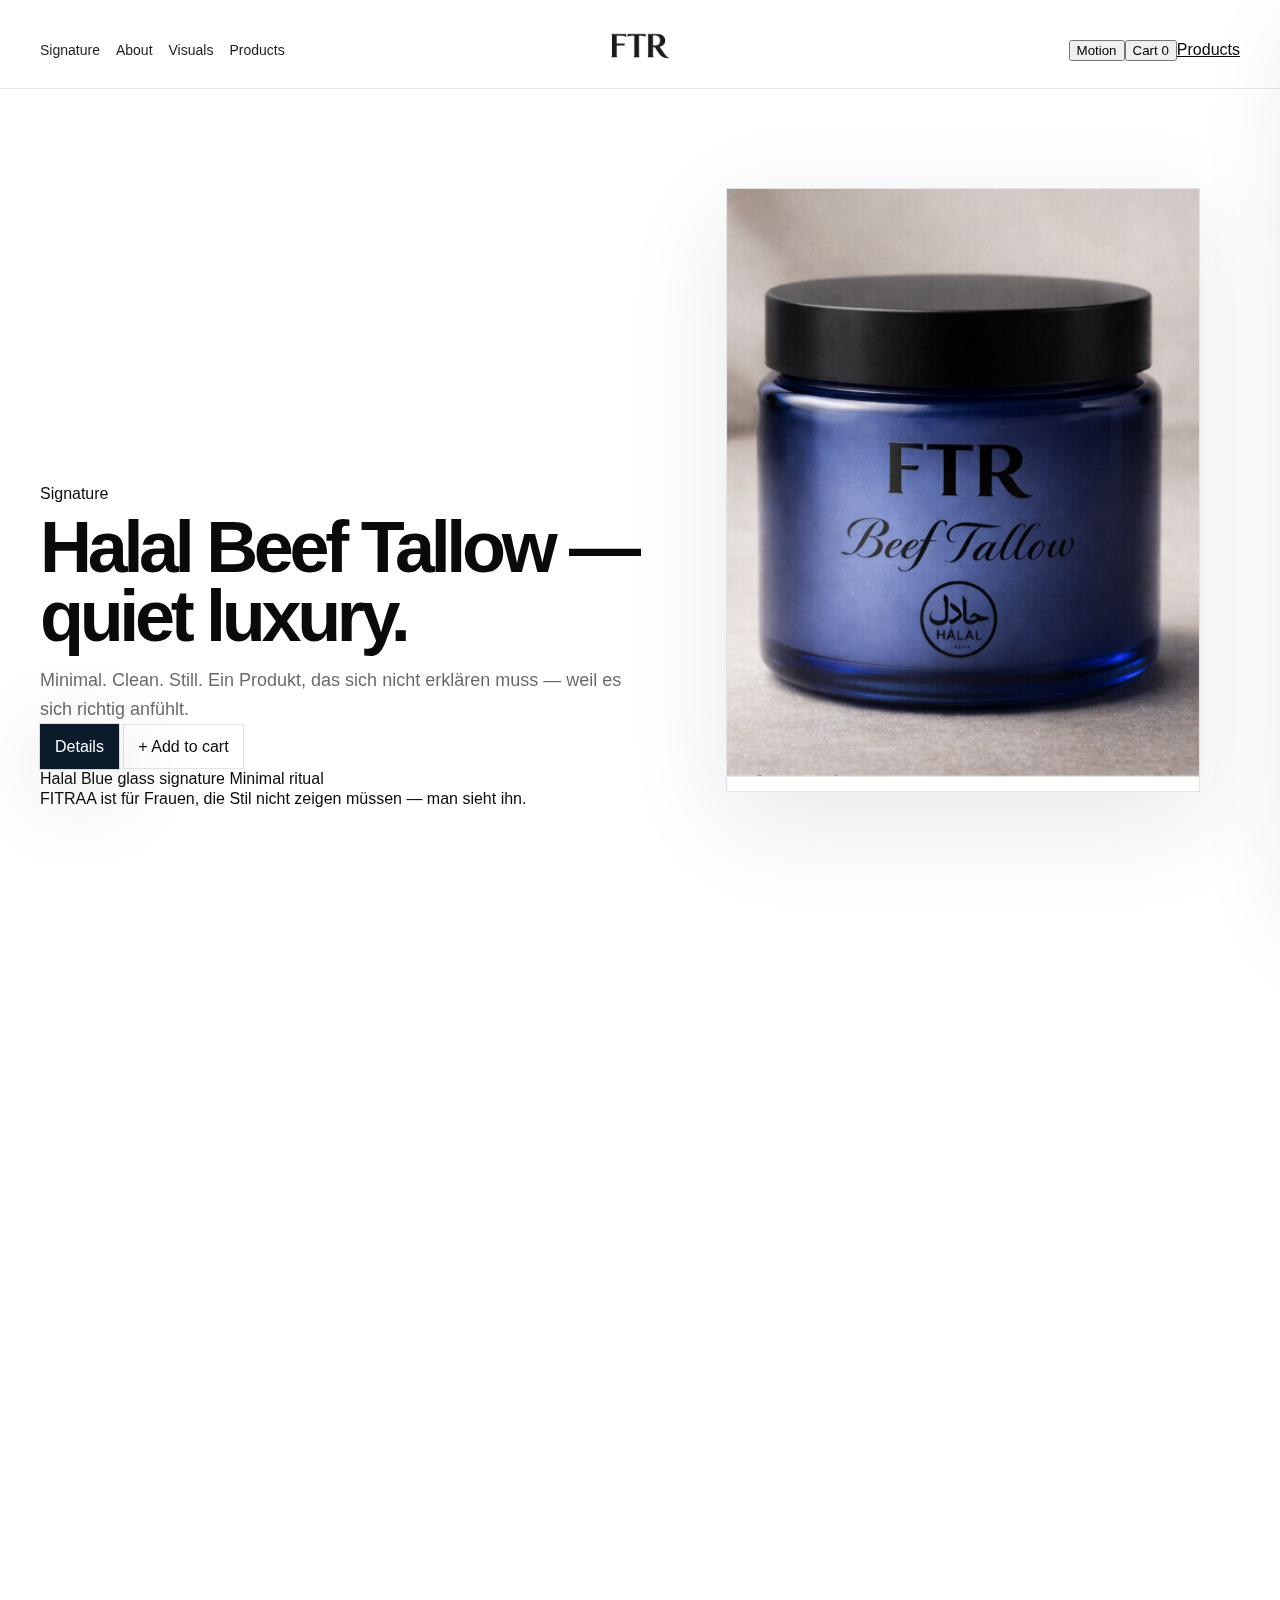
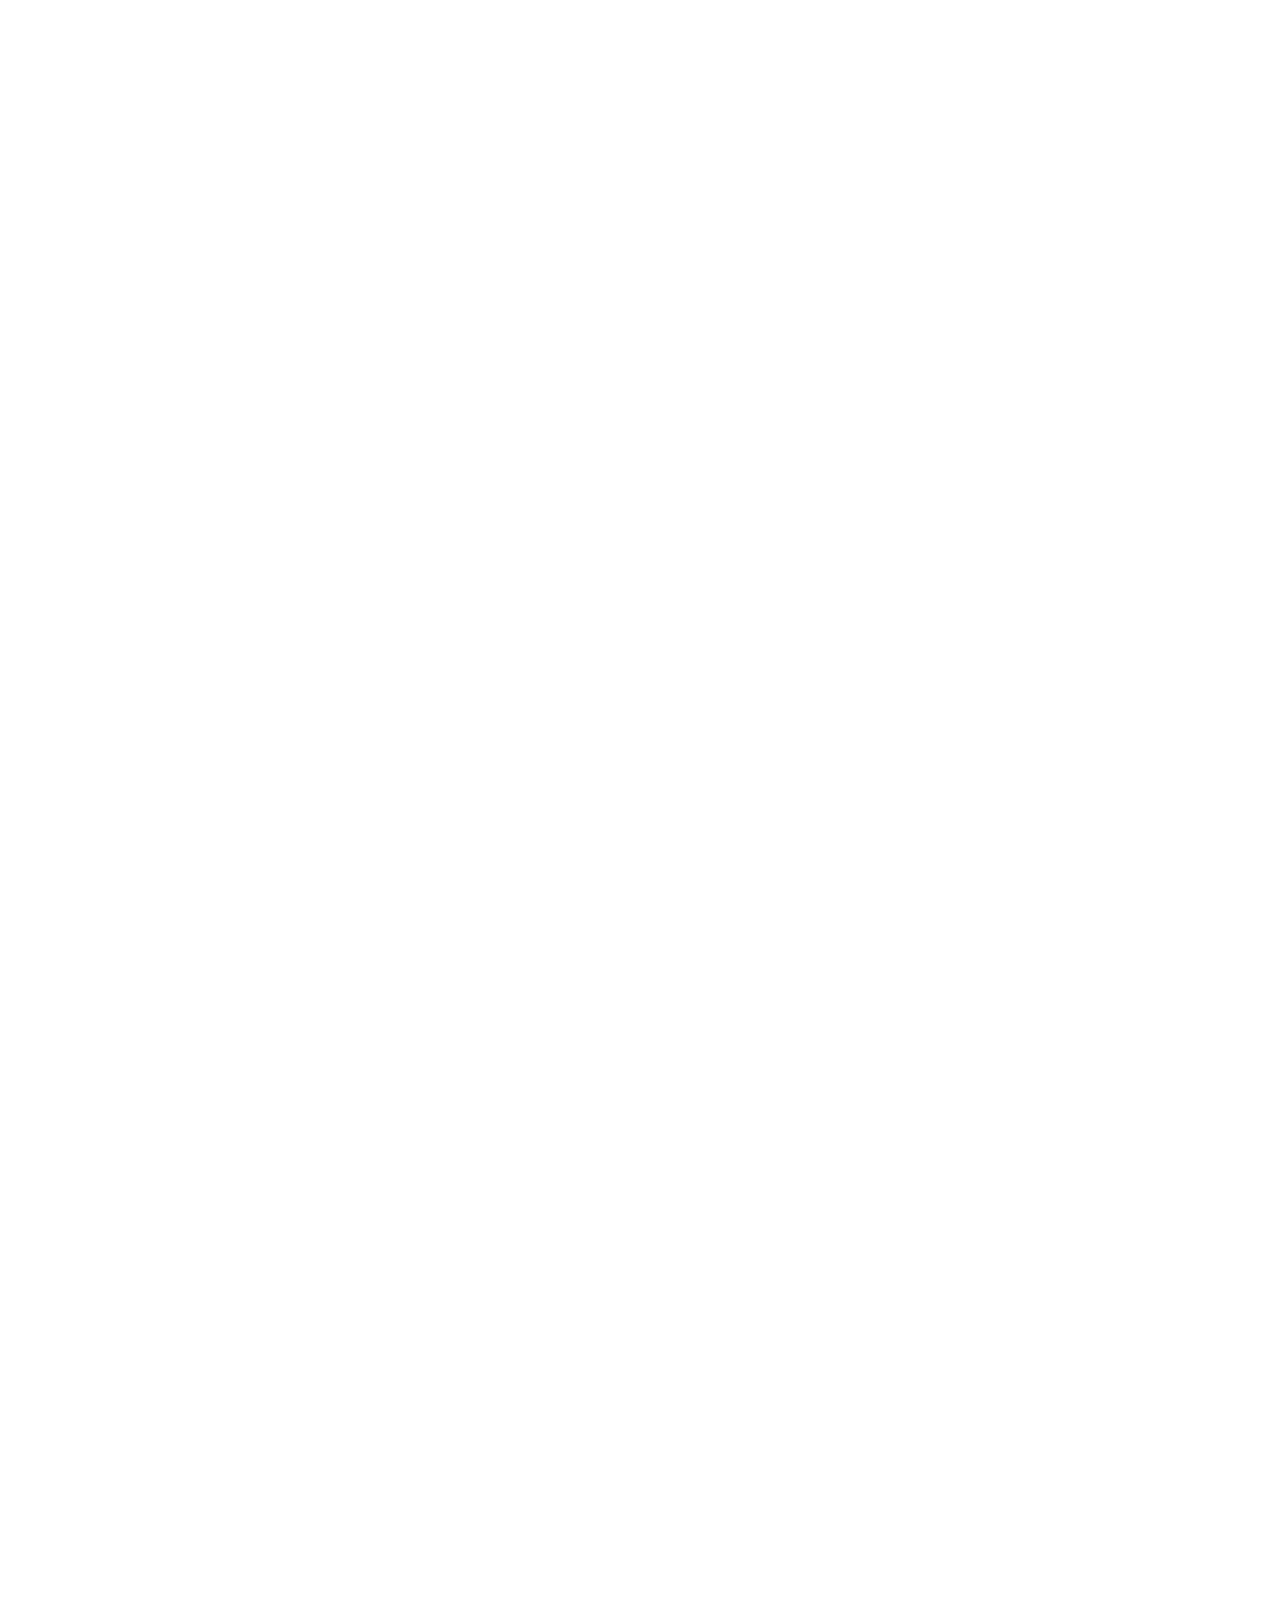
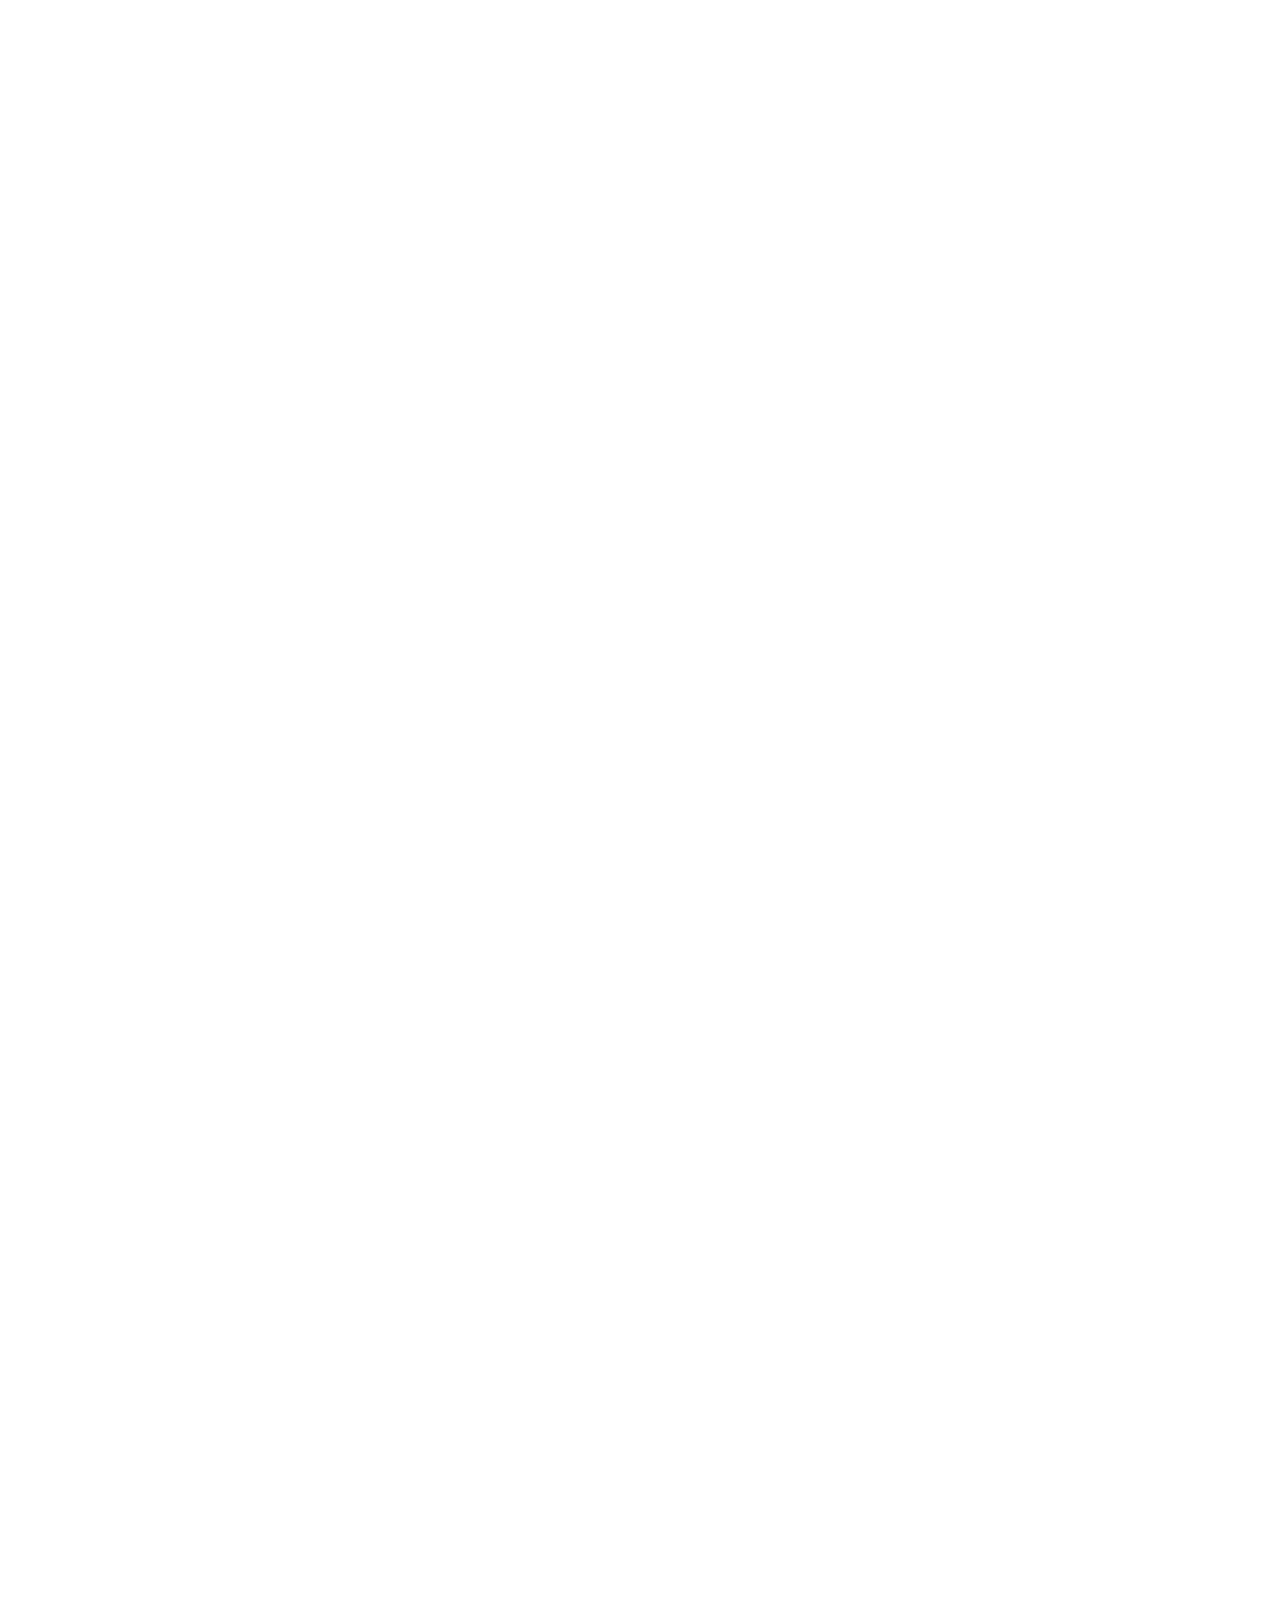
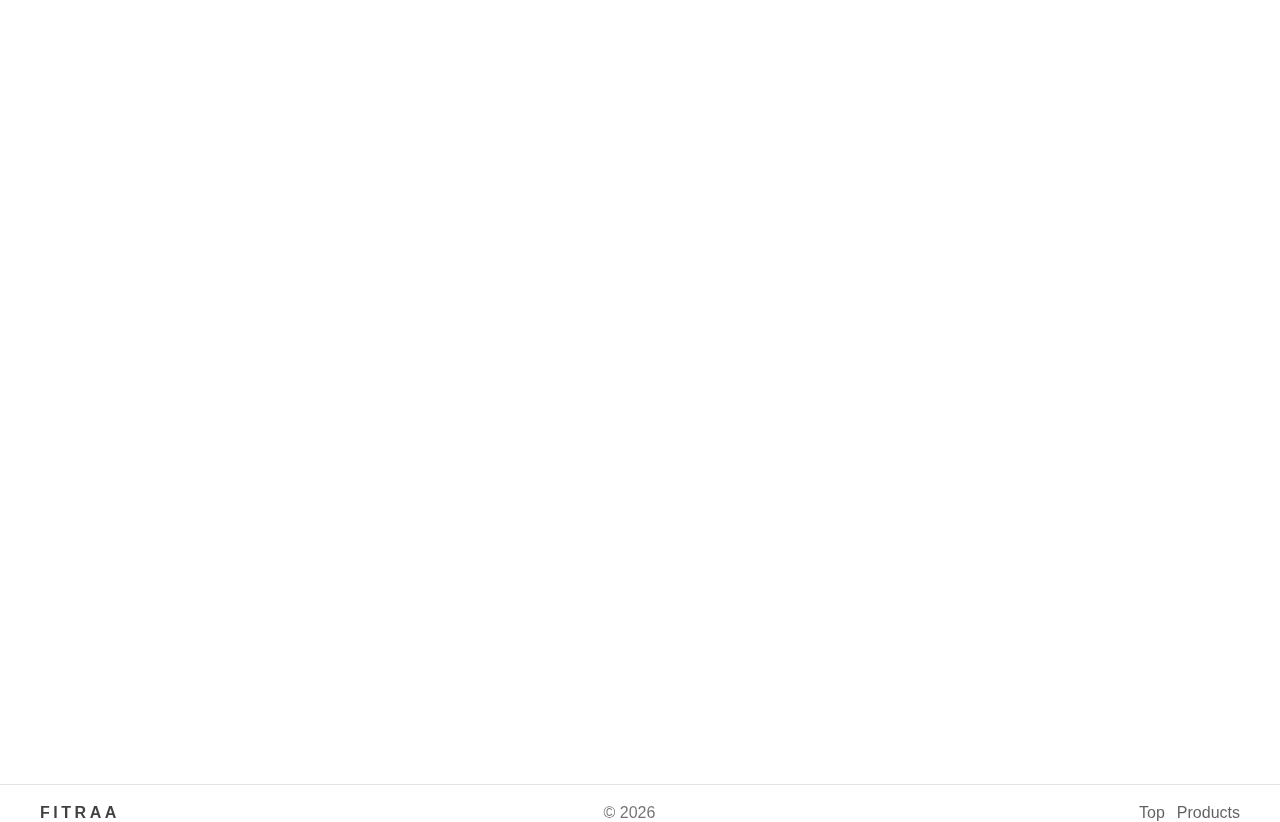
<file: index.html>
<!doctype html>
<html lang="de">
<head>
  <meta charset="utf-8" />
  <meta name="viewport" content="width=device-width,initial-scale=1" />
  <meta name="theme-color" content="#0B1B2B" />
  <meta name="description" content="FITRAA — Halal Beef Tallow. Quiet luxury beauty." />
  <title>FITRAA — Signature</title>

  <link rel="preload" href="styles.css" as="style">
  <link rel="stylesheet" href="styles.css" />
  <script defer src="app.js"></script>
</head>

<body data-page="index">
  <a class="skip" href="#signature">Zum Inhalt springen</a>

  <div class="aura" aria-hidden="true">
    <div class="aura__navy"></div>
    <div class="aura__grain"></div>
    <div class="aura__vignette"></div>
  </div>

  <header class="hdr" id="hdr">
    <div class="wrap hdr__inner">
      <nav class="nav" aria-label="Navigation">
        <a class="nav__link" href="#signature">Signature</a>
        <a class="nav__link" href="#story">About</a>
        <a class="nav__link" href="#visuals">Visuals</a>
        <a class="nav__link" href="products.html">Products</a>
      </nav>

      <!-- LOGO PLACEHOLDER (transparent logo goes here; no background) -->
      <a class="logo" href="#signature" aria-label="FITRAA">
        <img src="1aa799b6-7e87-469b-a846-09136b276a83.png" alt="FITRAA" class="logo__img">
      </a>

      <div class="hdr__right">
  <button class="chip" id="toggleMotion" type="button" aria-pressed="false">Motion</button>
  <button class="chip chip--cart" id="openCart" type="button">
    Cart <span class="badge" id="cartCount">0</span>
  </button>
  <a class="iconLink" href="./products.html">Products</a>
</div>
    </div>
  </header>

  <main>
    <!-- SIGNATURE HERO -->
    <section class="hero" id="signature" aria-label="Signature">
      <div class="wrap hero__grid">
        <div class="hero__copy reveal">
          <div class="eyebrow">Signature</div>

          <h1 class="h1">
            Halal Beef Tallow
            <span class="h1__soft">— quiet luxury.</span>
          </h1>

          <p class="lead">
            Minimal. Clean. Still. Ein Produkt, das sich nicht erklären muss —
            weil es sich richtig anfühlt.
          </p>

          <div class="hero__cta">
            <button class="btn btn--ink" id="openTallowModal" type="button">Details</button>
            <button class="btn btn--ghost" id="addTallow" type="button">+ Add to cart</button>
          </div>

          <div class="metaRow">
            <span class="metaTag">Halal</span>
            <span class="metaTag">Blue glass signature</span>
            <span class="metaTag">Minimal ritual</span>
          </div>

          <div class="hairline"></div>

          <div class="micro">
            FITRAA ist für Frauen, die Stil nicht zeigen müssen —
            man sieht ihn.
          </div>
        </div>

        <div class="hero__media reveal">
          <!-- Replace later with: src="img/tallow-hero.jpg" -->
          <figure class="frame frame--tall zoomTarget magnetic" data-zoom="1.08" data-reveal="clip">
            <img
              loading="eager"
              decoding="async"
              src="04c964c5-dc5d-4dab-bede-fd05d2bae3db.png"
              alt="FITRAA Signature Placeholder"
            >
            <figcaption class="fine">Signature Object</figcaption>
            <div class="sheen" aria-hidden="true"></div>
          </figure>
        </div>
      </div>

      <div class="scrollLine" aria-hidden="true">
        <div class="scrollLine__bar" id="scrollBar"></div>
      </div>
    </section>

    <!-- STORYTELLING (NO CHAPTERS, PERSONAL, EDITORIAL) -->
    <section class="story" id="story" aria-label="About">
      <div class="wrap">
        <div class="sectionHead reveal">
          <div class="eyebrow">About</div>
          <h2 class="h2">Eine Geschichte, die man fühlen soll.</h2>
          <p class="sublead">
            Nicht laut. Nicht marketing. Einfach ehrlich — in einer Sprache, die Luxus versteht.
          </p>
        </div>

        <!-- BIG IMAGE + TEXT (diary-like, but high-class) -->
        <div class="storyBlock storyBlock--ltr">
          <div class="storyBlock__media reveal">
            <!-- Replace later: img/story-big-1.jpg -->
            <figure class="frame frame--wide zoomTarget magnetic" data-zoom="1.06" data-reveal="clip">
              <img
                loading="lazy"
                decoding="async"
                src="2f00be1a-ff19-471a-9cfa-4fe38f4afa29.png"
                alt="Story placeholder image"
              >
              <div class="sheen" aria-hidden="true"></div>
            </figure>
          </div>

          <div class="storyBlock__text reveal">
            <p class="quote">
              Ich habe irgendwann gemerkt: Ich brauche nicht mehr Produkte —
              ich brauche Ruhe.
            </p>
            <p class="body">
              Beauty wurde für mich zu viel. Zu viele Schritte. Zu viele Erwartungen.
              Und trotzdem blieb dieses Gefühl, dass etwas fehlt.
            </p>
            <p class="body">
              FITRAA ist aus diesem Punkt entstanden. Aus dem Wunsch nach einem stillen Ritual,
              das nicht drängt. Das nicht überredet. Das einfach da ist.
            </p>
          </div>
        </div>

        <div class="storyBlock storyBlock--rtl">
          <div class="storyBlock__media reveal">
            <!-- Replace later: img/story-big-2.jpg -->
            <figure class="frame frame--wide zoomTarget magnetic" data-zoom="1.06" data-reveal="clip">
              <img
                loading="lazy"
                decoding="async"
                src="data:image/svg+xml;utf8,<?xml version='1.0' encoding='UTF-8'?>%3Csvg xmlns='http://www.w3.org/2000/svg' width='1600' height='1100'%3E%3Cdefs%3E%3CradialGradient id='b' cx='26%25' cy='30%25'%3E%3Cstop offset='0%25' stop-color='%23ffffff'/%3E%3Cstop offset='58%25' stop-color='%23edf1f6'/%3E%3Cstop offset='100%25' stop-color='%230b1b2b' stop-opacity='.92'/%3E%3C/radialGradient%3E%3C/defs%3E%3Crect width='100%25' height='100%25' fill='url(%23b)'/%3E%3Ctext x='80' y='160' font-family='Arial Narrow, Arial' font-size='30' fill='%230b1b2b' fill-opacity='.72' letter-spacing='7'%3EFITRAA%3C/text%3E%3Ctext x='80' y='210' font-family='Arial Narrow, Arial' font-size='15' fill='%230b1b2b' fill-opacity='.55' letter-spacing='4'%3EREPLACE: img/story-big-2.jpg%3C/text%3E%3C/svg%3E"
                alt="Story placeholder image"
              >
              <div class="sheen" aria-hidden="true"></div>
            </figure>
          </div>

          <div class="storyBlock__text reveal">
            <p class="quote">
              Ich wollte etwas, das sich teuer anfühlt — ohne laut zu sein.
            </p>
            <p class="body">
              Beef Tallow fühlt sich für mich nicht wie Trend an,
              sondern wie ein Zuhause. Warm. Schützend. Stabil.
            </p>
            <p class="body">
              Und dieses Blau — das ist keine Deko. Das ist Identität.
              Eine Signatur, die zeitlos bleibt.
            </p>

            <div class="inlineCta">
              <button class="btn btn--ghost" id="addTallow2" type="button">+ Add to cart</button>
              <a class="btn btn--ink" href="products.html">All Products</a>
            </div>
          </div>
        </div>

        <div class="storyBlock storyBlock--ltr">
          <div class="storyBlock__media reveal">
            <!-- Replace later: img/story-big-3.jpg -->
            <figure class="frame frame--wide zoomTarget magnetic" data-zoom="1.06" data-reveal="clip">
              <img
                loading="lazy"
                decoding="async"
                src="data:image/svg+xml;utf8,<?xml version='1.0' encoding='UTF-8'?>%3Csvg xmlns='http://www.w3.org/2000/svg' width='1600' height='1100'%3E%3Cdefs%3E%3ClinearGradient id='c' x1='0' x2='1'%3E%3Cstop offset='0%25' stop-color='%23ffffff'/%3E%3Cstop offset='60%25' stop-color='%23eef1f6'/%3E%3Cstop offset='100%25' stop-color='%230b1b2b' stop-opacity='.9'/%3E%3C/linearGradient%3E%3C/defs%3E%3Crect width='100%25' height='100%25' fill='url(%23c)'/%3E%3Ctext x='80' y='160' font-family='Arial Narrow, Arial' font-size='30' fill='%230b1b2b' fill-opacity='.72' letter-spacing='7'%3EFITRAA%3C/text%3E%3Ctext x='80' y='210' font-family='Arial Narrow, Arial' font-size='15' fill='%230b1b2b' fill-opacity='.55' letter-spacing='4'%3EREPLACE: img/story-big-3.jpg%3C/text%3E%3C/svg%3E"
                alt="Story placeholder image"
              >
              <div class="sheen" aria-hidden="true"></div>
            </figure>
          </div>

          <div class="storyBlock__text reveal">
            <p class="quote">
              Halal ist für mich kein „Badge“. Es ist Haltung.
            </p>
            <p class="body">
              FITRAA soll nicht nur gut aussehen oder gut riechen —
              sondern sich auch moralisch richtig anfühlen.
            </p>
            <p class="body">
              Deshalb ist alles bewusst: schlicht, sauber, respektvoll.
              Ein Shop, der sich wie eine Brand anfühlt — nicht wie ein Warenkorb.
            </p>
          </div>
        </div>
      </div>
    </section>

    <!-- VISUALS (luxury switch, clean) -->
    <section class="visuals" id="visuals" aria-label="Visuals">
      <div class="wrap visuals__grid">
        <div class="visuals__copy reveal">
          <div class="eyebrow">Visuals</div>
          <h2 class="h2">Still. Cinematic. High class.</h2>
          <p class="sublead">
            Weiche Zooms. Leise Switches. Glanz nur dort, wo er Sinn macht.
          </p>

          <div class="seg" role="tablist" aria-label="Visual switch">
            <button class="seg__btn isOn" data-pane="paneA" type="button" role="tab" aria-selected="true">Image</button>
            <button class="seg__btn" data-pane="paneB" type="button" role="tab" aria-selected="false">Video</button>
          </div>

          <div class="pillRow">
            <div class="pill"><span class="dot"></span> Soft scroll zoom</div>
            <div class="pill"><span class="dot"></span> Clean add-to-cart</div>
            <div class="pill"><span class="dot"></span> Shopify checkout</div>
          </div>

          <div class="visuals__cta">
            <button class="btn btn--ink" id="checkoutInline" type="button">Checkout</button>
            <button class="btn btn--ghost" id="openCart2" type="button">Cart</button>
          </div>
        </div>

        <div class="visuals__media reveal">
          <div class="pane isOn" id="paneA">
            <!-- Replace later: img/tallow-detail.jpg -->
            <figure class="frame frame--tall zoomTarget magnetic" data-zoom="1.05" data-reveal="clip">
              <img
                loading="lazy"
                decoding="async"
                src="data:image/svg+xml;utf8,<?xml version='1.0' encoding='UTF-8'?>%3Csvg xmlns='http://www.w3.org/2000/svg' width='1200' height='1500'%3E%3Cdefs%3E%3CradialGradient id='d' cx='62%25' cy='20%25'%3E%3Cstop offset='0%25' stop-color='%23ffffff' stop-opacity='.95'/%3E%3Cstop offset='38%25' stop-color='%23eef1f6' stop-opacity='.72'/%3E%3Cstop offset='100%25' stop-color='%230b1b2b' stop-opacity='.92'/%3E%3C/radialGradient%3E%3C/defs%3E%3Crect width='100%25' height='100%25' fill='url(%23d)'/%3E%3Ctext x='90' y='1400' font-family='Arial Narrow, Arial' font-size='16' fill='%23ffffff' fill-opacity='.68' letter-spacing='4'%3EREPLACE: img/tallow-detail.jpg%3C/text%3E%3C/svg%3E"
                alt="Detail placeholder"
              >
              <div class="sheen" aria-hidden="true"></div>
            </figure>
          </div>

          <div class="pane" id="paneB">
            <!-- Replace later: img/tallow.mp4 -->
            <figure class="frame frame--tall zoomTarget magnetic" data-zoom="1.03" data-reveal="clip">
              <video muted playsinline loop preload="metadata" data-smartvideo
                poster="data:image/svg+xml;utf8,<?xml version='1.0' encoding='UTF-8'?>%3Csvg xmlns='http://www.w3.org/2000/svg' width='1200' height='1500'%3E%3Cdefs%3E%3ClinearGradient id='p' x1='0' x2='1'%3E%3Cstop offset='0%25' stop-color='%23ffffff'/%3E%3Cstop offset='60%25' stop-color='%23eef1f6'/%3E%3Cstop offset='100%25' stop-color='%230b1b2b' stop-opacity='.9'/%3E%3C/linearGradient%3E%3C/defs%3E%3Crect width='100%25' height='100%25' fill='url(%23p)'/%3E%3Ctext x='90' y='220' font-family='Arial Narrow, Arial' font-size='28' fill='%230b1b2b' fill-opacity='.70' letter-spacing='6'%3EVIDEO%3C/text%3E%3Ctext x='90' y='270' font-family='Arial Narrow, Arial' font-size='14' fill='%230b1b2b' fill-opacity='.55' letter-spacing='4'%3EREPLACE: img/tallow.mp4%3C/text%3E%3C/svg%3E">
              </video>
              <div class="sheen" aria-hidden="true"></div>
            </figure>
          </div>
        </div>
      </div>

      <footer class="footer">
        <div class="wrap footer__inner">
          <div class="footer__brand">FITRAA</div>
          <div class="muted">© <span id="year"></span></div>
          <div class="footer__links">
            <a href="#signature">Top</a>
            <a href="products.html">Products</a>
          </div>
        </div>
      </footer>
    </section>
  </main>

  <!-- CART -->
  <aside class="drawer" id="drawer" aria-hidden="true">
    <div class="drawer__panel" role="dialog" aria-modal="true" aria-labelledby="cartTitle">
      <div class="drawer__head">
        <div>
          <div class="eyebrow">Cart</div>
          <h2 class="h2" id="cartTitle">Your selection</h2>
        </div>
        <button class="chip" id="closeCart" type="button">Close</button>
      </div>
      <div class="drawer__body" id="cartItems"></div>
      <div class="drawer__foot">
        <div class="row">
          <span class="muted">Subtotal</span>
          <strong id="cartSubtotal">0,00 €</strong>
        </div>
        <button class="btn btn--ink btn--full" id="checkoutBtn" type="button">Checkout</button>
        <button class="btn btn--ghost btn--full" id="clearCart" type="button">Clear</button>
        <div class="tiny muted" id="checkoutHint">Shopify Checkout (oder Demo, solange Shopify nicht gesetzt ist).</div>
      </div>
    </div>
    <div class="drawer__backdrop" id="drawerBackdrop" aria-hidden="true"></div>
  </aside>

  <!-- MODAL -->
  <div class="modal" id="modal" aria-hidden="true">
    <div class="modal__panel" role="dialog" aria-modal="true" aria-labelledby="modalTitle">
      <div class="modal__head">
        <h2 class="h2" id="modalTitle">Product</h2>
        <button class="chip" id="closeModal" type="button">Close</button>
      </div>
      <div class="modal__body" id="modalBody"></div>
      <div class="modal__foot">
        <button class="btn btn--ghost" id="modalBack" type="button">Back</button>
        <button class="btn btn--ink" id="modalAdd" type="button">+ Add</button>
      </div>
    </div>
    <div class="modal__backdrop" id="modalBackdrop" aria-hidden="true"></div>
  </div>
</body>
</html>
</file>
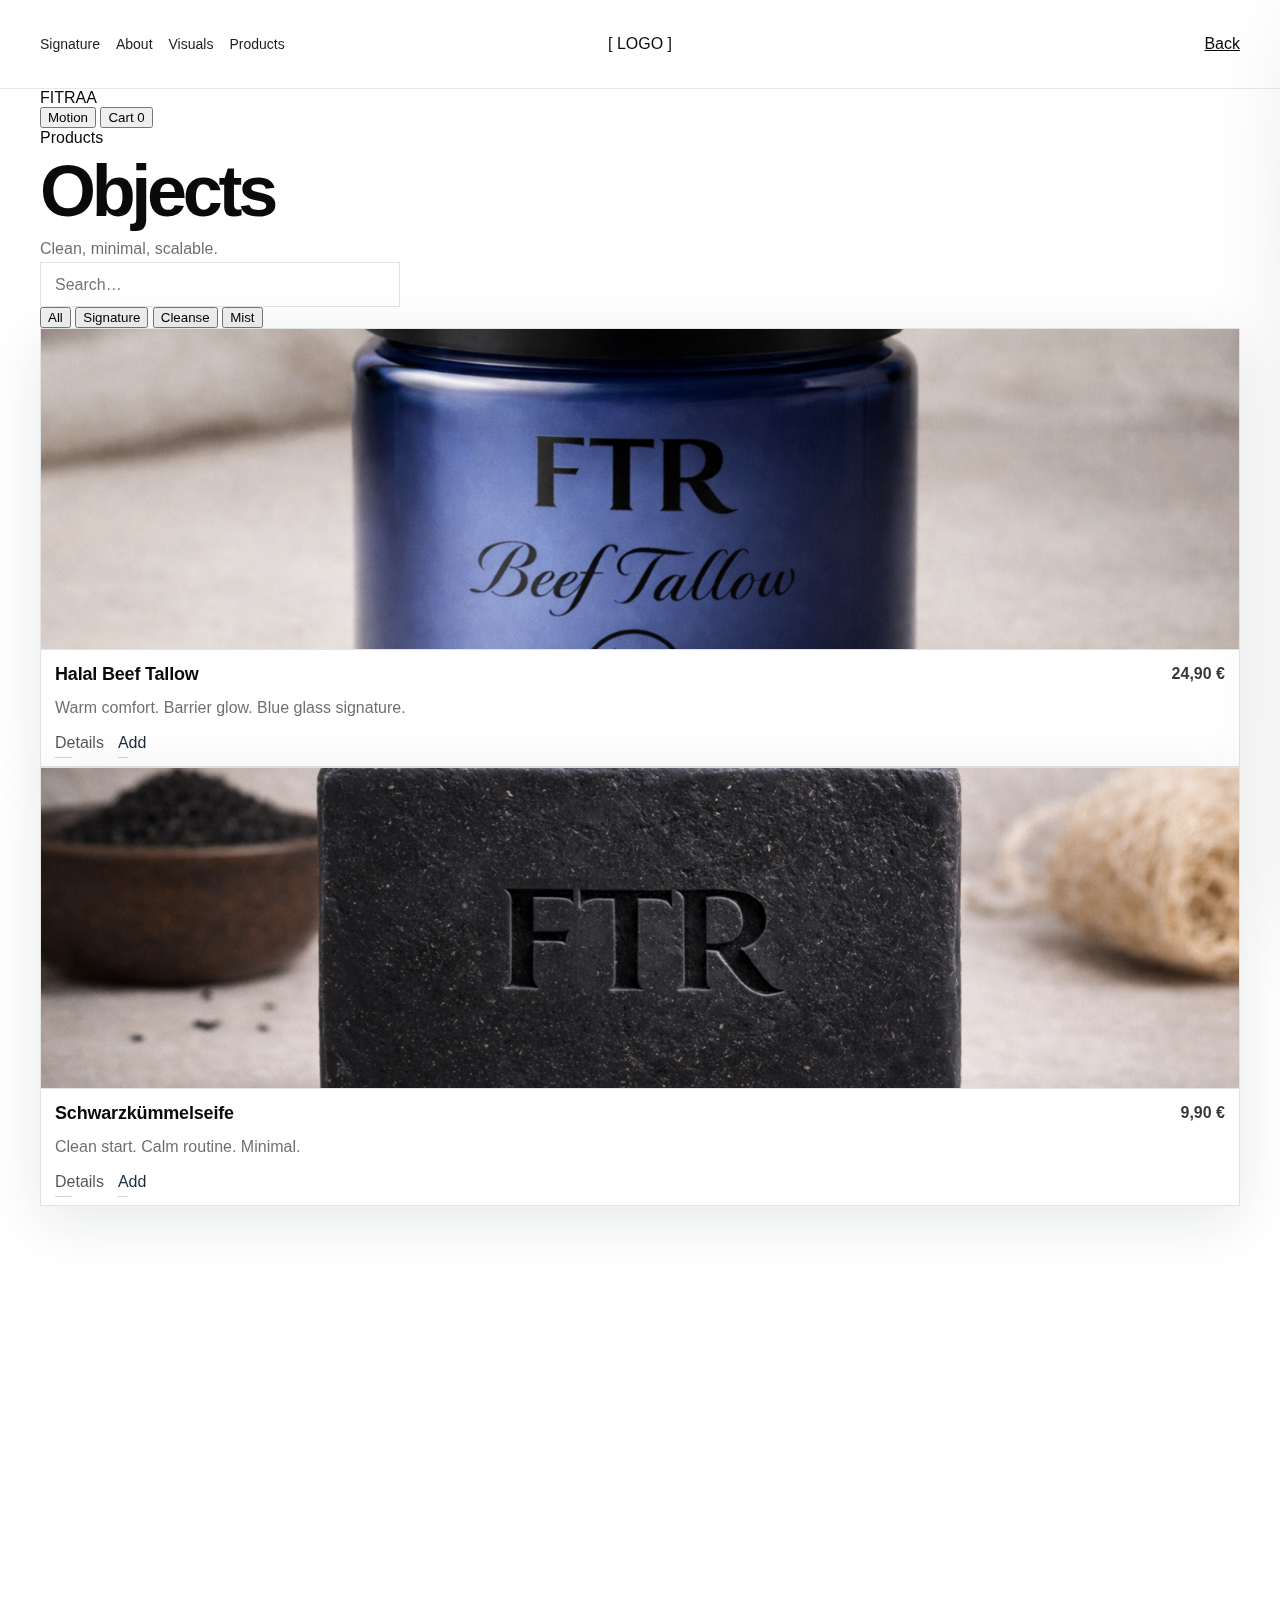
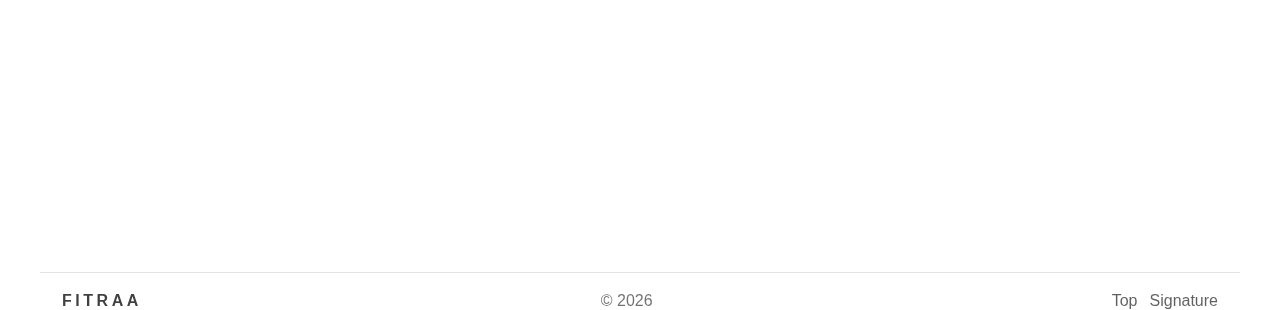
<file: products.html>
<!doctype html>
<html lang="de">
<head>
  <meta charset="utf-8" />
  <meta name="viewport" content="width=device-width,initial-scale=1" />
  <meta name="theme-color" content="#0B1B2B" />
  <meta name="description" content="FITRAA — Products." />
  <title>FITRAA — Products</title>

  <link rel="preload" href="styles.css" as="style">
  <link rel="stylesheet" href="styles.css" />
  <script defer src="app.js"></script>
</head>

<body data-page="products">
  <a class="skip" href="#products">Zum Inhalt springen</a>

  <div class="aura" aria-hidden="true">
    <div class="aura__navy"></div>
    <div class="aura__grain"></div>
    <div class="aura__vignette"></div>
  </div>

  <div class="topline" role="status" aria-live="polite">
    <div class="wrap topline__inner">
      <span class="topline__left">FITRAA</span>
      <div class="topline__right">
        <button class="chip" id="toggleMotion" type="button" aria-pressed="false">Motion</button>
        <button class="chip chip--cart" id="openCart" type="button">Cart <span class="badge" id="cartCount">0</span></button>
      </div>
    </div>
  </div>

  <header class="hdr" id="hdr">
    <div class="wrap hdr__inner">
      <nav class="nav" aria-label="Navigation">
  <a class="nav__link" href="./index.html#signature">Signature</a>
  <a class="nav__link" href="./index.html#story">About</a>
  <a class="nav__link" href="./index.html#visuals">Visuals</a>
  <a class="nav__link" href="#products">Products</a>
</nav>


      <a class="logo" href="index.html#signature" aria-label="FITRAA">
        <span class="logo__placeholder" aria-hidden="true">[ LOGO ]</span>
      </a>

      <div class="hdr__right">
        <a class="iconLink" href="index.html#signature">Back</a>
      </div>
    </div>
  </header>

  <main>
    <section class="productsHero" id="products" aria-label="Products">
      <div class="wrap productsHero__grid">
        <div class="reveal">
          <div class="eyebrow">Products</div>
          <h1 class="h1">Objects</h1>
          <p class="sublead">Clean, minimal, scalable.</p>
        </div>

        <div class="productsTools reveal">
          <input class="field" id="searchField" type="search" placeholder="Search…" autocomplete="off" />
          <div class="seg seg--small" role="tablist" aria-label="Filter">
            <button class="seg__btn isOn" data-filter="all" type="button">All</button>
            <button class="seg__btn" data-filter="signature" type="button">Signature</button>
            <button class="seg__btn" data-filter="cleanse" type="button">Cleanse</button>
            <button class="seg__btn" data-filter="mist" type="button">Mist</button>
          </div>
        </div>
      </div>

      <div class="wrap productsGrid" id="productsGrid"></div>
    </section>

    <section class="policy" id="policy" aria-label="Policy">
      <div class="wrap">
        <div class="sectionHead reveal">
          <div class="eyebrow">Policy</div>
          <h2 class="h2">Delivery / Returns</h2>
          <p class="sublead">Hier später deine echten Texte einfügen.</p>
        </div>

        <div class="infoRow reveal">
          <div class="infoCard">
            <div class="eyebrow">Dispatch</div>
            <div class="infoText">1–3 Werktage (Beispiel).</div>
          </div>
          <div class="infoCard">
            <div class="eyebrow">Returns</div>
            <div class="infoText">14 Tage (Beispiel).</div>
          </div>
          <div class="infoCard">
            <div class="eyebrow">Support</div>
            <div class="infoText">support@deine-domain.de</div>
          </div>
        </div>

        <footer class="footer">
          <div class="wrap footer__inner">
            <div class="footer__brand">FITRAA</div>
            <div class="muted">© <span id="year"></span></div>
            <div class="footer__links">
              <a href="#products">Top</a>
              <a href="index.html#signature">Signature</a>
            </div>
          </div>
        </footer>
      </div>
    </section>
  </main>

  <!-- CART -->
  <aside class="drawer" id="drawer" aria-hidden="true">
    <div class="drawer__panel" role="dialog" aria-modal="true" aria-labelledby="cartTitle">
      <div class="drawer__head">
        <div>
          <div class="eyebrow">Cart</div>
          <h2 class="h2" id="cartTitle">Your selection</h2>
        </div>
        <button class="chip" id="closeCart" type="button">Close</button>
      </div>
      <div class="drawer__body" id="cartItems"></div>
      <div class="drawer__foot">
        <div class="row">
          <span class="muted">Subtotal</span>
          <strong id="cartSubtotal">0,00 €</strong>
        </div>
        <button class="btn btn--ink btn--full" id="checkoutBtn" type="button">Checkout</button>
        <button class="btn btn--ghost btn--full" id="clearCart" type="button">Clear</button>
        <div class="tiny muted" id="checkoutHint">Shopify Checkout (oder Demo, solange Shopify nicht gesetzt ist).</div>
      </div>
    </div>
    <div class="drawer__backdrop" id="drawerBackdrop" aria-hidden="true"></div>
  </aside>

  <!-- MODAL -->
  <div class="modal" id="modal" aria-hidden="true">
    <div class="modal__panel" role="dialog" aria-modal="true" aria-labelledby="modalTitle">
      <div class="modal__head">
        <h2 class="h2" id="modalTitle">Product</h2>
        <button class="chip" id="closeModal" type="button">Close</button>
      </div>
      <div class="modal__body" id="modalBody"></div>
      <div class="modal__foot">
        <button class="btn btn--ghost" id="modalBack" type="button">Back</button>
        <button class="btn btn--ink" id="modalAdd" type="button">+ Add</button>
      </div>
    </div>
    <div class="modal__backdrop" id="modalBackdrop" aria-hidden="true"></div>
  </div>
</body>
</html>
</file>
<file: styles.css>
:root{
  --bg:#fff;
  --ink:#0a0a0a;
  --muted:rgba(10,10,10,.58);

  --navy:#0B1B2B;
  --line:rgba(11,27,43,.12);
  --line2:rgba(11,27,43,.20);

  --shadow:0 28px 96px rgba(11,27,43,.10);
  --shadow2:0 14px 56px rgba(11,27,43,.10);

  --max:1200px;
  --ease:cubic-bezier(.2,.8,.2,1);
  --fast:180ms;
  --med:320ms;
  --slow:900ms;

  --mx:0px; --my:0px; --z:1;
}

*{box-sizing:border-box}
html{scroll-behavior:smooth}
body{
  margin:0;
  font-family:"Arial Narrow", Arial, sans-serif;
  color:var(--ink);
  background:var(--bg);
  -webkit-font-smoothing:antialiased;
  text-rendering:optimizeLegibility;
  line-height:1.2;
  padding-top:88px; /* fixed header */
}
.wrap{width:min(var(--max), calc(100% - 44px)); margin-inline:auto}
a{color:inherit}
.skip{position:absolute;left:-999px;top:auto;width:1px;height:1px;overflow:hidden}
.skip:focus{left:14px;top:14px;width:auto;height:auto;padding:10px 12px;border:1px solid var(--line);background:#fff;z-index:99999}

.muted{color:var(--muted)}
.tiny{font-size:12px}
.kicker{
  text-transform:uppercase;
  letter-spacing:.28em;
  font-size:11px;
  color:rgba(10,10,10,.70);
}
.kicker--muted{color:rgba(10,10,10,.50)}
.h1{margin:10px 0 0;font-size:72px;letter-spacing:-.06em;line-height:.95}
.h1--sm{font-size:56px}
.h2{margin:0;font-size:24px;letter-spacing:-.02em}
.lead{margin:16px 0 0;font-size:18px;color:rgba(10,10,10,.62);line-height:1.62;max-width:72ch}
.sublead{margin:10px 0 0;font-size:16px;color:rgba(10,10,10,.60);line-height:1.62;max-width:86ch}
.quote{margin:0;font-size:22px;letter-spacing:-.02em;line-height:1.35;color:rgba(10,10,10,.88)}
.body{margin:12px 0 0;color:rgba(10,10,10,.62);line-height:1.7;font-size:16px}

@media (max-width:980px){
  body{padding-top:80px}
  .h1{font-size:46px}
  .h1--sm{font-size:40px}
}

/* ===== Background: glow + subtle Islamic geometry ===== */
.bg{position:fixed; inset:0; z-index:-1; pointer-events:none}
.bg__glow{
  position:absolute; inset:-22vmax;
  background:
    radial-gradient(circle at 20% 12%, rgba(11,27,43,.18), transparent 60%),
    radial-gradient(circle at 82% 76%, rgba(11,27,43,.12), transparent 62%);
  filter: blur(54px);
  opacity:.22;
}
.bg__geo{
  position:absolute; inset:-10%;
  opacity:.05;
  background-image:
    url("data:image/svg+xml,%3Csvg xmlns='http://www.w3.org/2000/svg' width='520' height='520' viewBox='0 0 520 520'%3E%3Cg fill='none' stroke='%230B1B2B' stroke-opacity='.9' stroke-width='1'%3E%3Cpath d='M260 40 355 95 355 205 260 260 165 205 165 95z'/%3E%3Cpath d='M260 260 355 315 355 425 260 480 165 425 165 315z'/%3E%3Cpath d='M40 260 95 165 205 165 260 260 205 355 95 355z'/%3E%3Cpath d='M260 260 315 165 425 165 480 260 425 355 315 355z'/%3E%3Cpath d='M260 150 315 205 260 260 205 205z'/%3E%3Cpath d='M260 260 315 315 260 370 205 315z'/%3E%3C/g%3E%3C/svg%3E");
  background-size: 520px 520px;
  transform: rotate(-8deg);
}
.bg__grain{
  position:absolute; inset:0;
  opacity:.06;
  background-image:
    radial-gradient(circle at 12% 20%, rgba(0,0,0,.12) 0 1px, transparent 2px),
    radial-gradient(circle at 70% 60%, rgba(0,0,0,.10) 0 1px, transparent 2px),
    radial-gradient(circle at 30% 82%, rgba(0,0,0,.08) 0 1px, transparent 2px);
  background-size: 280px 280px, 320px 320px, 360px 360px;
  mix-blend-mode:multiply;
}
.bg__vignette{
  position:absolute; inset:0;
  background: radial-gradient(circle at 50% 30%, transparent 52%, rgba(0,0,0,.05) 78%, rgba(0,0,0,.10) 100%);
  opacity:.50;
}

/* ===== Header ===== */
.hdr{
  position:fixed; top:0; left:0; right:0;
  z-index:80;
  background:rgba(255,255,255,.74);
  backdrop-filter:saturate(130%) blur(16px);
  border-bottom:1px solid rgba(11,27,43,.10);
  transition: background 220ms var(--ease), box-shadow 220ms var(--ease), border-color 220ms var(--ease);
}
.hdr.is-scrolled{
  background:rgba(255,255,255,.90);
  border-bottom:1px solid rgba(11,27,43,.14);
  box-shadow: 0 18px 70px rgba(11,27,43,.10);
}
.hdr__inner{
  height:88px;
  display:grid;
  grid-template-columns: 1fr auto 1fr;
  align-items:center;
  gap:12px;
}
@media (max-width:980px){ .hdr__inner{height:80px} }

.nav{display:flex; gap:16px; align-items:center; flex-wrap:wrap}
.nav__link{
  text-decoration:none;
  font-size:14px;
  opacity:.92;
  position:relative;
}
.nav__link::after{
  content:"";
  position:absolute; left:0; right:0; bottom:-10px;
  height:1px;
  background:transparent;
  transform:scaleX(.25);
  transform-origin:left;
  transition: transform var(--fast) var(--ease), background var(--fast) var(--ease);
}
.nav__link:hover{opacity:1}
.nav__link:hover::after{background:var(--navy); transform:scaleX(1)}

.logo{display:flex; justify-content:center; text-decoration:none}
.logo__img{height:100px; width:auto; display:block}

.hdr__right{display:flex; justify-content:flex-end}

/* Cart button (no “boxes”) */
.cartBtn{
  border:0;
  background:transparent;
  cursor:pointer;
  display:inline-flex;
  align-items:center;
  gap:10px;
  padding:10px 0;
  font:inherit;
}
.cartBtn__txt{
  font-size:14px;
  letter-spacing:.02em;
  color:rgba(10,10,10,.86);
}
.cartBtn__badge{
  background:var(--navy);
  color:#fff;
  padding:2px 9px;
  font-size:12px;
  border-radius:999px;
  box-shadow: 0 0 0 1px rgba(11,27,43,.14), 0 18px 80px rgba(11,27,43,.18);
}

/* ===== Buttons ===== */
.btn{
  border:1px solid var(--line);
  background:transparent;
  color:var(--ink);
  padding:12px 14px;
  cursor:pointer;
  font:inherit;
  transition: transform var(--fast) var(--ease), border-color var(--fast) var(--ease), box-shadow var(--fast) var(--ease);
}
.btn:hover{transform:translateY(-1px); border-color:var(--line2)}
.btn--ink{
  background:var(--navy);
  border-color:var(--navy);
  color:#fff;
  box-shadow: 0 0 0 1px rgba(11,27,43,.14), 0 18px 92px rgba(11,27,43,.16);
}
.btn--ink:hover{box-shadow: 0 0 0 1px rgba(11,27,43,.18), 0 26px 120px rgba(11,27,43,.18)}
.btn--ghost{background:transparent}
.btn--full{width:100%}

.xBtn{
  border:0;
  background:transparent;
  cursor:pointer;
  font:inherit;
  font-size:26px;
  line-height:1;
  padding:8px 10px;
  color:rgba(10,10,10,.75);
}
.xBtn:hover{color:rgba(10,10,10,.95)}

.linkBtn{
  border:0;
  background:transparent;
  padding:0;
  cursor:pointer;
  font:inherit;
  color:rgba(10,10,10,.65);
}
.linkBtn:hover{color:rgba(10,10,10,.92)}

/* ===== Sections ===== */
.hero{padding:84px 0 64px; position:relative}
.story{padding:90px 0}
.atelier{padding:90px 0}
.gallery{padding:90px 0}

.hero__grid{
  display:grid;
  grid-template-columns: 1.05fr .95fr;
  gap:34px;
  align-items:end;
}
@media (max-width:980px){ .hero__grid{grid-template-columns:1fr} }

.hero__actions{margin-top:18px; display:flex; gap:10px; flex-wrap:wrap}
.fineRow{margin-top:18px; display:flex; gap:10px; align-items:center}
.fineDot{width:6px; height:6px; background:rgba(11,27,43,.92); border-radius:999px}
.fineText{color:rgba(10,10,10,.58); letter-spacing:.06em; text-transform:uppercase; font-size:11px}

.hero__meta{margin-top:14px; display:grid; gap:6px}
.metaLine{color:rgba(10,10,10,.56); font-size:13px}

/* ===== Frames / media ===== */
.frame{
  border:1px solid var(--line);
  background:#fff;
  box-shadow:var(--shadow);
  padding:14px;
  position:relative;
  overflow:hidden;
  transform: translate3d(var(--mx), var(--my), 0);
  transition: transform var(--med) var(--ease);
}
.frame img, .frame video{
  width:100%;
  display:block;
  border:1px solid var(--line);
  object-fit:cover;
  transform: scale(var(--z));
  will-change: transform;
  filter: grayscale(.10) contrast(1.03);
}
.frame--hero img{aspect-ratio: 4/5}
.frame--tall img, .frame--tall video{aspect-ratio: 4/5}
.frame--wide img{aspect-ratio: 16/11}

.sheen{
  position:absolute; inset:14px;
  pointer-events:none;
  background: linear-gradient(115deg, transparent 34%, rgba(255,255,255,.12) 50%, transparent 66%);
  transform: translateX(-65%);
  opacity:0;
}
.frame:hover .sheen{
  opacity:.9;
  animation: sheen 1.4s var(--ease) 1;
}
@keyframes sheen{ from{transform:translateX(-65%)} to{transform:translateX(65%)} }

/* ===== Reveal ===== */
.reveal{opacity:0; transform:translateY(10px); transition: opacity var(--slow) var(--ease), transform var(--slow) var(--ease); will-change:opacity, transform}
.reveal.is-in{opacity:1; transform:translateY(0)}
[data-reveal="clip"]{--clip:100%}
[data-reveal="clip"] img, [data-reveal="clip"] video{
  clip-path: inset(0 var(--clip) 0 0);
  transition: clip-path 950ms var(--ease);
}
[data-reveal="clip"].is-in img, [data-reveal="clip"].is-in video{clip-path: inset(0 0 0 0)}

/* ===== Split blocks ===== */
.sectionTop{margin-bottom:20px}
.split{
  display:grid;
  grid-template-columns: 1.15fr .85fr;
  gap:26px;
  align-items:center;
  margin-top:26px;
}
.split--rtl{direction:rtl}
.split--rtl > *{direction:ltr}
@media (max-width:980px){ .split{grid-template-columns:1fr} }
.rowCta{margin-top:16px; display:flex; gap:10px; flex-wrap:wrap}

/* ===== Atelier switch ===== */
.atelier__grid{
  display:grid;
  grid-template-columns: .95fr 1.05fr;
  gap:26px;
  align-items:start;
}
@media (max-width:980px){ .atelier__grid{grid-template-columns:1fr} }

.atelier__lines{margin-top:16px; border-top:1px solid var(--line); padding-top:14px; display:grid; gap:10px}
.lineItem{display:flex; justify-content:space-between; gap:12px; border-bottom:1px solid rgba(11,27,43,.08); padding-bottom:10px}
.lineItem__k{color:rgba(10,10,10,.75)}
.lineItem__v{color:rgba(10,10,10,.55)}
.atelier__actions{margin-top:16px; display:flex; gap:10px; flex-wrap:wrap}

.switch{
  display:inline-flex;
  gap:10px;
  align-items:center;
  margin-bottom:12px;
}
.switch__btn{
  border:0;
  background:transparent;
  cursor:pointer;
  padding:10px 0;
  font:inherit;
  color:rgba(10,10,10,.62);
  position:relative;
}
.switch__btn::after{
  content:"";
  position:absolute; left:0; right:0; bottom:-8px;
  height:1px;
  background:transparent;
  transform:scaleX(.3);
  transform-origin:left;
  transition: transform var(--fast) var(--ease), background var(--fast) var(--ease);
}
.switch__btn.isOn{color:rgba(10,10,10,.92)}
.switch__btn.isOn::after{background:var(--navy); transform:scaleX(1)}
.pane{display:none}
.pane.isOn{display:block}

/* ===== Products page ===== */
.products{padding:88px 0}
.productsTop{display:flex; justify-content:space-between; gap:14px; align-items:end; flex-wrap:wrap}
.tools{display:flex; gap:12px; align-items:center; flex-wrap:wrap; justify-content:flex-end}
.field{
  width:min(360px, 100%);
  padding:12px 14px;
  border:1px solid var(--line);
  background:rgba(255,255,255,.86);
  font:inherit;
  outline:none;
}
.field:focus{border-color:var(--line2)}

.tabs{
  display:inline-flex;
  gap:12px;
  align-items:center;
}
.tabs__btn{
  border:0;
  background:transparent;
  cursor:pointer;
  padding:10px 0;
  font:inherit;
  color:rgba(10,10,10,.60);
  position:relative;
}
.tabs__btn::after{
  content:"";
  position:absolute; left:0; right:0; bottom:-8px;
  height:1px; background:transparent;
  transform:scaleX(.3);
  transform-origin:left;
  transition: transform var(--fast) var(--ease), background var(--fast) var(--ease);
}
.tabs__btn.isOn{color:rgba(10,10,10,.92)}
.tabs__btn.isOn::after{background:var(--navy); transform:scaleX(1)}

.grid{
  margin-top:18px;
  display:grid;
  grid-template-columns: repeat(12, 1fr);
  gap:14px;
}
@media (max-width:980px){ .grid{grid-template-columns:1fr} }

.card{
  grid-column: span 4;
  border:1px solid var(--line);
  background:rgba(255,255,255,.90);
  box-shadow:var(--shadow2);
  overflow:hidden;
  transition: transform 320ms var(--ease), box-shadow 320ms var(--ease), border-color 320ms var(--ease);
}
.card:hover{transform:translateY(-2px); border-color:var(--line2); box-shadow: 0 22px 90px rgba(11,27,43,.14)}
.card__media{border-bottom:1px solid var(--line); position:relative; overflow:hidden}
.card__media img{width:100%; height:320px; object-fit:cover; display:block; filter: grayscale(.10) contrast(1.03); transform: scale(var(--z)); will-change: transform}
.card__body{padding:14px}
.card__top{display:flex; justify-content:space-between; gap:12px; align-items:flex-start}
.card__title{margin:0; font-size:18px; letter-spacing:-.01em}
.card__price{font-weight:700; color:rgba(10,10,10,.82)}
.card__desc{margin-top:10px; color:rgba(10,10,10,.60); line-height:1.45}
.card__actions{margin-top:14px; display:flex; gap:14px}
.link{
  border:0; background:transparent; padding:0; cursor:pointer;
  color:rgba(10,10,10,.70); font:inherit; position:relative;
}
.link::after{
  content:""; position:absolute; left:0; right:0; bottom:-6px;
  height:1px; background: rgba(10,10,10,.18);
  transform:scaleX(.34); transform-origin:left;
  transition: transform var(--fast) var(--ease), background var(--fast) var(--ease);
}
.link:hover{color:rgba(10,10,10,.92)}
.link:hover::after{transform:scaleX(1); background:var(--navy)}
.link--ink{color:rgba(11,27,43,.92)}

/* ===== Gallery rail ===== */
.rail{
  display:flex;
  gap:14px;
  overflow:auto;
  padding:6px 2px 12px;
  scroll-snap-type:x mandatory;
}
.rail__item{
  min-width: 280px;
  max-width: 360px;
  flex:0 0 auto;
  border:1px solid var(--line);
  box-shadow:var(--shadow2);
  background:#fff;
  padding:12px;
  scroll-snap-align:start;
}
.rail__item img{
  width:100%;
  height:360px;
  object-fit:cover;
  display:block;
  border:1px solid var(--line);
  filter: grayscale(.10) contrast(1.03);
  transform: scale(var(--z));
  will-change: transform;
}

/* ===== Scrollbar progress ===== */
.scrollbar{position:absolute; left:0; right:0; bottom:0; height:1px; background: rgba(11,27,43,.10)}
.scrollbar__bar{height:100%; width:0%; background: rgba(11,27,43,.55)}

/* ===== Footer ===== */
.footer{margin-top:28px; border-top:1px solid var(--line); padding-top:18px}
.footer__inner{display:flex; justify-content:space-between; gap:12px; flex-wrap:wrap; align-items:center}
.footer__brand{letter-spacing:.22em; text-transform:uppercase; font-weight:700; color:rgba(10,10,10,.78)}
.footer__links{display:flex; gap:12px; align-items:center}
.footer__links a{color:rgba(10,10,10,.65); text-decoration:none}
.footer__links a:hover{color:rgba(10,10,10,.92)}

/* ===== Drawer / Cart (robust) ===== */
.drawer{
  position:fixed;
  inset:0;
  z-index:9999;
  pointer-events:none;
}
.drawer.isOpen{pointer-events:auto}
.drawer__backdrop{
  position:absolute; inset:0;
  background:rgba(11,27,43,.26);
  opacity:0;
  transition: opacity var(--fast) var(--ease);
  z-index:1;
}
.drawer.isOpen .drawer__backdrop{opacity:1}
.drawer__panel{
  position:absolute; right:0; top:0; bottom:0;
  width:min(440px, 100%);
  background:#fff;
  border-left:1px solid var(--line);
  box-shadow:var(--shadow);
  transform: translateX(105%);
  transition: transform 380ms var(--ease);
  display:flex; flex-direction:column;
  z-index:2;
}
.drawer.isOpen .drawer__panel{transform:translateX(0)}
.drawer__head{
  padding:14px;
  border-bottom:1px solid var(--line);
  display:flex;
  justify-content:space-between;
  align-items:flex-start;
  gap:12px;
}
.drawer__body{padding:14px; overflow:auto; display:grid; gap:10px}
.drawer__foot{padding:14px; border-top:1px solid var(--line); display:grid; gap:10px}
.rowBetween{display:flex; align-items:center; justify-content:space-between; gap:12px}

/* Cart items */
.cartItem{
  border:1px solid var(--line);
  background:rgba(255,255,255,.94);
  box-shadow:var(--shadow2);
  padding:12px;
  display:grid;
  grid-template-columns: 70px 1fr;
  gap:12px;
}
.thumb{width:70px; height:70px; border:1px solid var(--line); overflow:hidden}
.thumb img{width:100%; height:100%; object-fit:cover; filter: grayscale(.10) contrast(1.03)}
.cartTitle{margin:0 0 4px; font-weight:700}
.cartMeta{font-size:12px; color:var(--muted)}
.qtyRow{display:flex; gap:8px; align-items:center; margin-top:8px}
.qtyBtn{width:34px; height:34px; border:1px solid var(--line); background:#fff; cursor:pointer}
.qtyBtn:hover{border-color:var(--line2)}
.qtyVal{min-width:28px; text-align:center}
.removeBtn{border:1px solid var(--line); background:transparent; padding:8px 10px; cursor:pointer}
.removeBtn:hover{border-color:var(--line2)}

/* ===== Modal ===== */
.modal{position:fixed; inset:0; z-index:9998; pointer-events:none}
.modal.isOpen{pointer-events:auto}
.modal__backdrop{position:absolute; inset:0; background:rgba(11,27,43,.28); opacity:0; transition: opacity var(--fast) var(--ease); z-index:1}
.modal.isOpen .modal__backdrop{opacity:1}
.modal__panel{
  position:absolute;
  inset: min(120px, 12vh) 20px auto 20px;
  margin-inline:auto;
  width:min(980px, calc(100% - 40px));
  background:#fff;
  border:1px solid var(--line);
  box-shadow:var(--shadow);
  transform: translateY(14px);
  opacity:0;
  transition: transform var(--med) var(--ease), opacity var(--med) var(--ease);
  z-index:2;
}
.modal.isOpen .modal__panel{transform:translateY(0); opacity:1}
.modal__head, .modal__foot{
  padding:14px;
  border-bottom:1px solid var(--line);
  display:flex;
  justify-content:space-between;
  align-items:center;
  gap:12px;
}
.modal__foot{border-top:1px solid var(--line); border-bottom:0; justify-content:flex-end}
.modal__body{padding:14px}

.modalGrid{display:grid; grid-template-columns: 1fr 1fr; gap:14px}
@media (max-width:980px){ .modalGrid{grid-template-columns:1fr} }
.modalMedia{border:1px solid var(--line); overflow:hidden}
.modalMedia img{width:100%; aspect-ratio:4/3; object-fit:cover; filter: grayscale(.10) contrast(1.03)}
.modalText p{margin:10px 0 0; color:rgba(10,10,10,.70); line-height:1.7}

/* Legal grid */
.legalGrid{display:grid; grid-template-columns: 1fr 1fr; gap:14px}
@media (max-width:980px){ .legalGrid{grid-template-columns:1fr} }

/* ===== Motion safety ===== */
@media (prefers-reduced-motion: reduce){
  html{scroll-behavior:auto}
  .reveal{transition:none !important; opacity:1 !important; transform:none !important}
  .frame{transition:none !important; transform:none !important}
  .frame:hover .sheen{animation:none !important; opacity:0 !important}
  [data-reveal="clip"] img, [data-reveal="clip"] video{clip-path:none !important}
}
</file>
